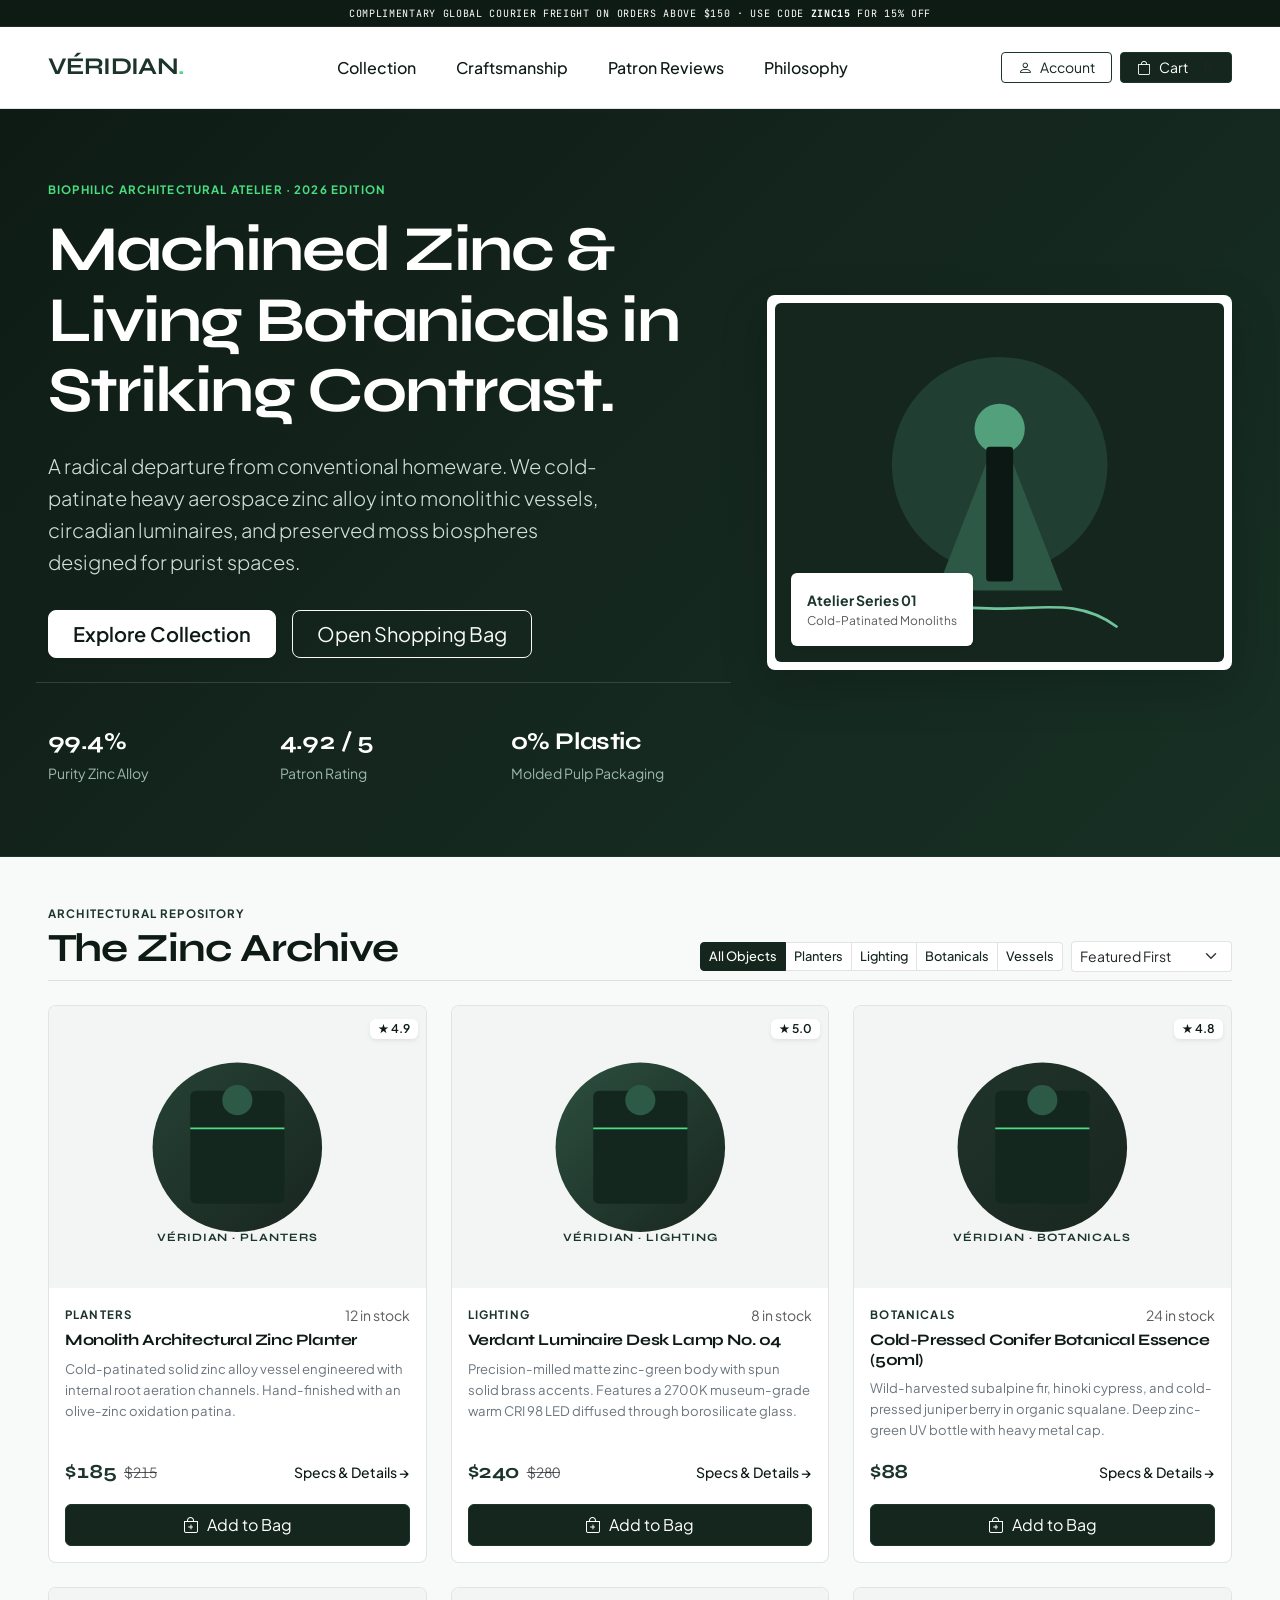
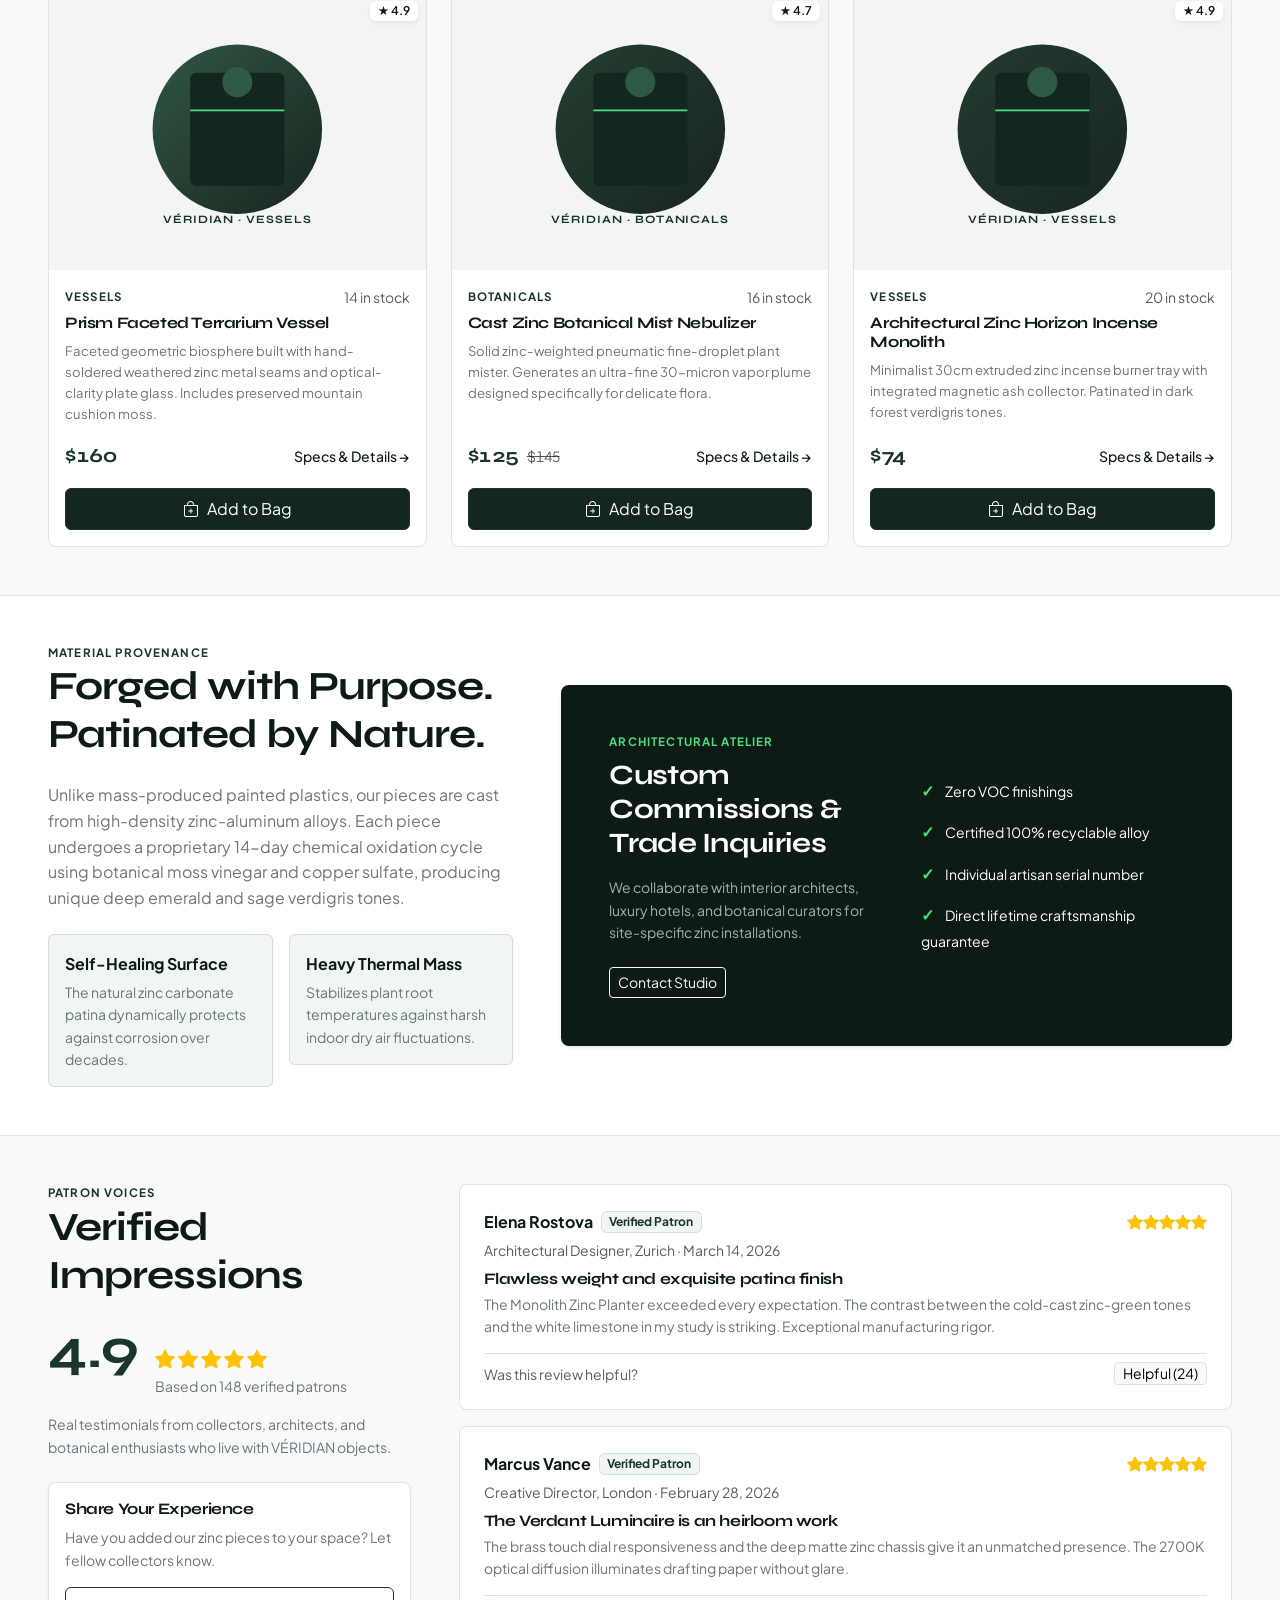
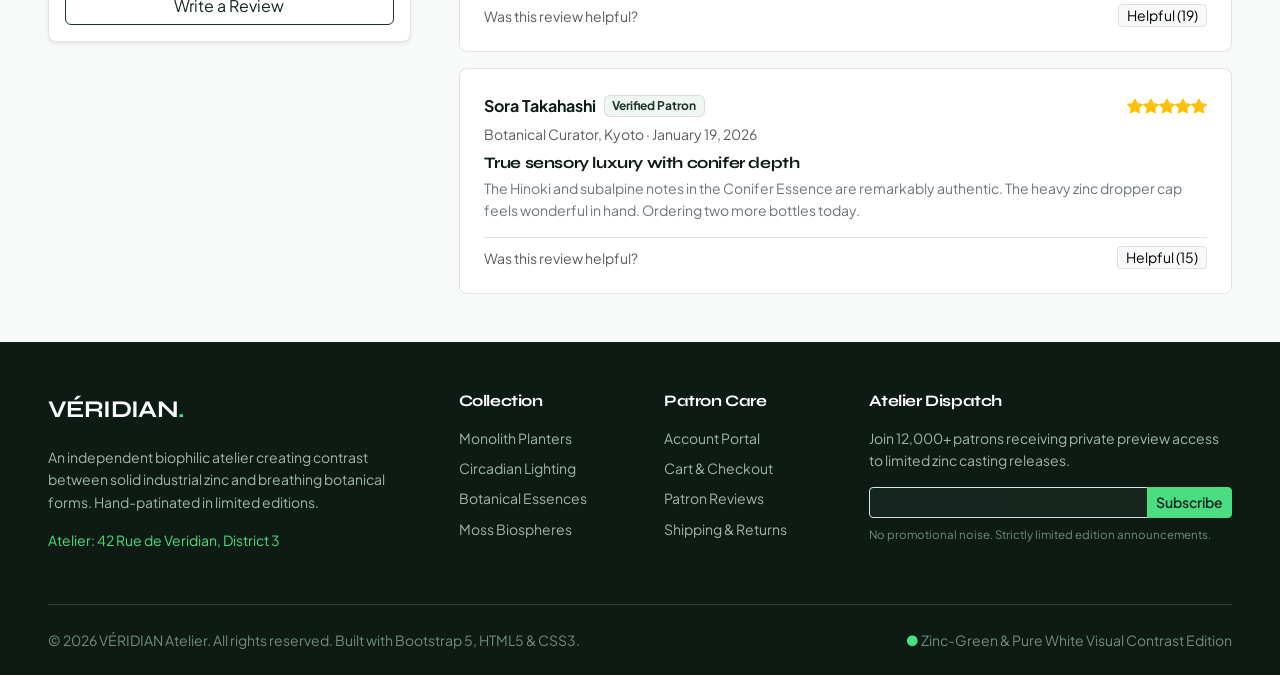
<file: E-commerce/index.html>
<!DOCTYPE html>
<html lang="en">
<head>
  <meta charset="UTF-8">
  <meta name="viewport" content="width=device-width, initial-scale=1.0">
  <title>VÉRIDIAN // Zinc Atelier</title>
  <meta name="description" content="Architectural biophilic e-commerce store with high contrast zinc-green and white design.">

  <!-- Google Fonts: Syne & Plus Jakarta Sans -->
  <link rel="preconnect" href="https://fonts.googleapis.com">
  <link rel="preconnect" href="https://fonts.gstatic.com" crossorigin>
  <link href="https://fonts.googleapis.com/css2?family=Plus+Jakarta+Sans:wght@300;400;500;600;700&family=Syne:wght@600;700;800&family=JetBrains+Mono:wght@400;500&display=swap" rel="stylesheet">

  <!-- Bootstrap 5.3.3 CSS -->
  <link href="https://cdn.jsdelivr.net/npm/bootstrap@5.3.3/dist/css/bootstrap.min.css" rel="stylesheet">
  <!-- Bootstrap Icons -->
  <link href="https://cdn.jsdelivr.net/npm/bootstrap-icons@1.11.3/font/bootstrap-icons.min.css" rel="stylesheet">

  <!-- Custom Zinc-Green & White CSS -->
  <link rel="stylesheet" href="style.css">
</head>
<body>

  <!-- Top Announcement Bar -->
  <div class="announcement-bar py-1 px-3 text-center text-white">
    <span class="small font-mono">COMPLIMENTARY GLOBAL COURIER FREIGHT ON ORDERS ABOVE $150 · USE CODE <strong>ZINC15</strong> FOR 15% OFF</span>
  </div>

  <!-- Navbar (Top Bar Contract) -->
  <nav class="navbar navbar-expand-lg sticky-top bg-white border-bottom border-zinc-subtle py-3">
    <div class="container-fluid px-lg-5">
      <!-- Zone 1: Single text element wordmark -->
      <a class="navbar-brand text-zinc-green font-display fw-bold fs-4 m-0" href="#hero">
        VÉRIDIAN<span class="text-zinc-mint">.</span>
      </a>

      <!-- Mobile Toggle -->
      <button class="navbar-toggler border-0" type="button" data-bs-toggle="collapse" data-bs-target="#atelierNavbar" aria-controls="atelierNavbar" aria-expanded="false" aria-label="Toggle navigation">
        <span class="navbar-toggler-icon"></span>
      </button>

      <!-- Zone 2: Navigation Links -->
      <div class="collapse navbar-collapse justify-content-center" id="atelierNavbar">
        <ul class="navbar-nav gap-lg-4 my-2 my-lg-0 text-center">
          <li class="nav-item">
            <a class="nav-link text-zinc-dark fw-medium" href="#collection">Collection</a>
          </li>
          <li class="nav-item">
            <a class="nav-link text-zinc-dark fw-medium" href="#craft">Craftsmanship</a>
          </li>
          <li class="nav-item">
            <a class="nav-link text-zinc-dark fw-medium" href="#reviews">Patron Reviews</a>
          </li>
          <li class="nav-item">
            <a class="nav-link text-zinc-dark fw-medium" href="#philosophy">Philosophy</a>
          </li>
        </ul>
      </div>

      <!-- Zone 3: Primary Actions -->
      <div class="d-flex align-items-center gap-2">
        <!-- Auth Button -->
        <button id="authBtn" class="btn btn-sm btn-outline-zinc px-3 d-flex align-items-center gap-2" data-bs-toggle="modal" data-bs-target="#authModal">
          <i class="bi bi-person"></i>
          <span id="authBtnText">Account</span>
        </button>

        <!-- Cart Trigger Button -->
        <button class="btn btn-sm btn-zinc-dark px-3 position-relative d-flex align-items-center gap-2" data-bs-toggle="offcanvas" data-bs-target="#cartOffcanvas" aria-controls="cartOffcanvas">
          <i class="bi bi-bag"></i>
          <span class="d-none d-sm-inline">Cart</span>
          <span id="cartCountBadge" class="badge bg-zinc-mint text-dark rounded-circle px-1 ms-1">0</span>
        </button>
      </div>
    </div>
  </nav>

  <!-- Hero Section (High-Contrast Zinc-Green & White) -->
  <header id="hero" class="hero-section text-white py-5 py-lg-6 position-relative">
    <div class="container-fluid px-lg-5 position-relative z-2">
      <div class="row align-items-center g-5 py-4">
        <div class="col-lg-7">
          <div class="meta-label text-zinc-mint mb-3">BIOPHILIC ARCHITECTURAL ATELIER · 2026 EDITION</div>
          <h1 class="display-3 fw-bold font-display text-white mb-4 hero-headline text-balance">
            Machined Zinc & Living Botanicals in Striking Contrast.
          </h1>
          <p class="lead text-zinc-100 mb-4 col-xl-10 opacity-90">
            A radical departure from conventional homeware. We cold-patinate heavy aerospace zinc alloy into monolithic vessels, circadian luminaires, and preserved moss biospheres designed for purist spaces.
          </p>
          <div class="d-flex flex-wrap gap-3 pt-2">
            <a href="#collection" class="btn btn-white btn-lg px-4 shadow-sm fw-semibold">
              Explore Collection
            </a>
            <button class="btn btn-outline-light btn-lg px-4" data-bs-toggle="offcanvas" data-bs-target="#cartOffcanvas">
              Open Shopping Bag
            </button>
          </div>

          <!-- Trust Evidence Metrics -->
          <div class="row g-4 mt-4 pt-3 border-top border-zinc-translucent">
            <div class="col-4">
              <div class="fs-4 fw-bold font-display tabular-nums text-white">99.4%</div>
              <div class="text-zinc-200 small">Purity Zinc Alloy</div>
            </div>
            <div class="col-4">
              <div class="fs-4 fw-bold font-display tabular-nums text-white">4.92 / 5</div>
              <div class="text-zinc-200 small">Patron Rating</div>
            </div>
            <div class="col-4">
              <div class="fs-4 fw-bold font-display tabular-nums text-white">0% Plastic</div>
              <div class="text-zinc-200 small">Molded Pulp Packaging</div>
            </div>
          </div>
        </div>

        <div class="col-lg-5">
          <div class="hero-image-frame p-2 bg-white rounded-3 shadow-lg">
            <div class="position-relative overflow-hidden rounded-2">
              <svg class="w-100 d-block" viewBox="0 0 500 400" fill="none" xmlns="http://www.w3.org/2000/svg">
                <rect width="500" height="400" fill="#14261E"/>
                <circle cx="250" cy="180" r="120" fill="#203e31"/>
                <path d="M180 320L250 140L320 320H180Z" fill="#2d5845"/>
                <circle cx="250" cy="140" r="28" fill="#52a07c"/>
                <rect x="235" y="160" width="30" height="150" fill="#0c1813" rx="4"/>
                <path d="M120 360C160 330 200 340 250 340C300 340 340 330 380 360" stroke="#71c39c" stroke-width="3" stroke-linecap="round"/>
              </svg>
              <div class="hero-img-badge position-absolute bottom-0 start-0 p-3 bg-white m-3 rounded shadow-sm text-dark">
                <div class="fw-bold small text-zinc-green">Atelier Series 01</div>
                <div class="text-muted" style="font-size: 0.75rem;">Cold-Patinated Monoliths</div>
              </div>
            </div>
          </div>
        </div>
      </div>
    </div>
  </header>

  <!-- Product Listing Section -->
  <section id="collection" class="py-5 py-lg-6 bg-canvas">
    <div class="container-fluid px-lg-5">
      <div class="d-flex flex-column flex-md-row justify-content-between align-items-md-end mb-4 pb-2 border-bottom border-zinc-subtle">
        <div>
          <div class="meta-label text-zinc-green">ARCHITECTURAL REPOSITORY</div>
          <h2 class="display-6 fw-bold font-display text-zinc-dark m-0">The Zinc Archive</h2>
        </div>
        
        <!-- Controls: Filters & Sort -->
        <div class="d-flex flex-wrap align-items-center gap-2 mt-3 mt-md-0">
          <div class="btn-group btn-group-sm" role="group" aria-label="Category filter">
            <button type="button" class="btn btn-zinc-filter active" data-filter="all">All Objects</button>
            <button type="button" class="btn btn-zinc-filter" data-filter="planters">Planters</button>
            <button type="button" class="btn btn-zinc-filter" data-filter="lighting">Lighting</button>
            <button type="button" class="btn btn-zinc-filter" data-filter="botanicals">Botanicals</button>
            <button type="button" class="btn btn-zinc-filter" data-filter="vessels">Vessels</button>
          </div>

          <select id="sortSelect" class="form-select form-select-sm w-auto border-zinc-subtle">
            <option value="featured">Featured First</option>
            <option value="price-low">Price: Low to High</option>
            <option value="price-high">Price: High to Low</option>
            <option value="rating">Highest Rated</option>
          </select>
        </div>
      </div>

      <!-- Dynamic Product Grid -->
      <div id="productGrid" class="row row-cols-1 row-cols-md-2 row-cols-xl-3 g-4">
        <!-- Injected via app.js -->
      </div>
    </div>
  </section>

  <!-- Craftsmanship / Material Story Section -->
  <section id="craft" class="py-5 py-lg-6 bg-white border-top border-bottom border-zinc-subtle">
    <div class="container-fluid px-lg-5">
      <div class="row align-items-center g-5">
        <div class="col-lg-5">
          <div class="meta-label text-zinc-green">MATERIAL PROVENANCE</div>
          <h2 class="display-6 fw-bold font-display text-zinc-dark mb-4 text-balance">
            Forged with Purpose. Patinated by Nature.
          </h2>
          <p class="text-secondary leading-relaxed mb-4">
            Unlike mass-produced painted plastics, our pieces are cast from high-density zinc-aluminum alloys. Each piece undergoes a proprietary 14-day chemical oxidation cycle using botanical moss vinegar and copper sulfate, producing unique deep emerald and sage verdigris tones.
          </p>
          <div class="row g-3">
            <div class="col-sm-6">
              <div class="p-3 bg-zinc-50 border border-zinc-subtle rounded-2">
                <div class="fw-bold text-zinc-dark mb-1">Self-Healing Surface</div>
                <div class="small text-secondary">The natural zinc carbonate patina dynamically protects against corrosion over decades.</div>
              </div>
            </div>
            <div class="col-sm-6">
              <div class="p-3 bg-zinc-50 border border-zinc-subtle rounded-2">
                <div class="fw-bold text-zinc-dark mb-1">Heavy Thermal Mass</div>
                <div class="small text-secondary">Stabilizes plant root temperatures against harsh indoor dry air fluctuations.</div>
              </div>
            </div>
          </div>
        </div>

        <div class="col-lg-7">
          <div class="p-4 p-lg-5 bg-zinc-dark text-white rounded-3 shadow-sm">
            <div class="row g-4 align-items-center">
              <div class="col-md-6 border-end-md border-zinc-translucent pe-md-4">
                <div class="meta-label text-zinc-mint mb-2">ARCHITECTURAL ATELIER</div>
                <h3 class="font-display fw-bold mb-3">Custom Commissions & Trade Inquiries</h3>
                <p class="text-zinc-200 small mb-4">
                  We collaborate with interior architects, luxury hotels, and botanical curators for site-specific zinc installations.
                </p>
                <button class="btn btn-outline-light btn-sm" onclick="alert('Trade inquiry portal opened. Email: trade@veridian-zinc.com')">
                  Contact Studio
                </button>
              </div>
              <div class="col-md-6 ps-md-4">
                <div class="mb-3">
                  <span class="text-zinc-mint fw-bold">✓</span>
                  <span class="ms-2 small">Zero VOC finishings</span>
                </div>
                <div class="mb-3">
                  <span class="text-zinc-mint fw-bold">✓</span>
                  <span class="ms-2 small">Certified 100% recyclable alloy</span>
                </div>
                <div class="mb-3">
                  <span class="text-zinc-mint fw-bold">✓</span>
                  <span class="ms-2 small">Individual artisan serial number</span>
                </div>
                <div>
                  <span class="text-zinc-mint fw-bold">✓</span>
                  <span class="ms-2 small">Direct lifetime craftsmanship guarantee</span>
                </div>
              </div>
            </div>
          </div>
        </div>
      </div>
    </div>
  </section>

  <!-- Reviews Section -->
  <section id="reviews" class="py-5 py-lg-6 bg-canvas">
    <div class="container-fluid px-lg-5">
      <div class="row g-5">
        <!-- Review Summary & Form Trigger -->
        <div class="col-lg-4">
          <div class="sticky-top" style="top: 100px;">
            <div class="meta-label text-zinc-green">PATRON VOICES</div>
            <h2 class="display-6 fw-bold font-display text-zinc-dark mb-3">Verified Impressions</h2>
            <div class="d-flex align-items-baseline gap-3 mb-3">
              <span class="display-4 fw-bold font-display text-zinc-green tabular-nums">4.9</span>
              <div>
                <div class="text-warning fs-5">
                  <i class="bi bi-star-fill"></i>
                  <i class="bi bi-star-fill"></i>
                  <i class="bi bi-star-fill"></i>
                  <i class="bi bi-star-fill"></i>
                  <i class="bi bi-star-fill"></i>
                </div>
                <div class="small text-secondary">Based on 148 verified patrons</div>
              </div>
            </div>
            <p class="text-secondary small mb-4">
              Real testimonials from collectors, architects, and botanical enthusiasts who live with VÉRIDIAN objects.
            </p>

            <!-- Add Review Card / Button -->
            <div class="card p-3 border-zinc-subtle bg-white rounded-3 shadow-sm">
              <h6 class="fw-bold text-zinc-dark mb-2">Share Your Experience</h6>
              <p class="text-secondary small mb-3">Have you added our zinc pieces to your space? Let fellow collectors know.</p>
              <button class="btn btn-outline-zinc w-100" data-bs-toggle="modal" data-bs-target="#writeReviewModal">
                Write a Review
              </button>
            </div>
          </div>
        </div>

        <!-- Review Cards List -->
        <div class="col-lg-8">
          <div id="reviewsList" class="d-flex flex-column gap-3">
            <!-- Injected via app.js -->
          </div>
        </div>
      </div>
    </div>
  </section>

  <!-- Footer -->
  <footer id="philosophy" class="bg-zinc-dark text-white pt-5 pb-4 border-top border-zinc-subtle">
    <div class="container-fluid px-lg-5">
      <div class="row g-5 mb-5">
        <div class="col-lg-4">
          <a class="navbar-brand text-white font-display fw-bold fs-4 d-inline-block mb-3" href="#">
            VÉRIDIAN<span class="text-zinc-mint">.</span>
          </a>
          <p class="text-zinc-200 small pe-lg-4">
            An independent biophilic atelier creating contrast between solid industrial zinc and breathing botanical forms. Hand-patinated in limited editions.
          </p>
          <div class="text-zinc-mint small">
            Atelier: 42 Rue de Veridian, District 3
          </div>
        </div>
        <div class="col-6 col-lg-2">
          <h6 class="text-white font-display fw-bold mb-3">Collection</h6>
          <ul class="list-unstyled small d-flex flex-column gap-2 text-zinc-200">
            <li><a href="#collection" class="text-zinc-200 text-decoration-none hover-white">Monolith Planters</a></li>
            <li><a href="#collection" class="text-zinc-200 text-decoration-none hover-white">Circadian Lighting</a></li>
            <li><a href="#collection" class="text-zinc-200 text-decoration-none hover-white">Botanical Essences</a></li>
            <li><a href="#collection" class="text-zinc-200 text-decoration-none hover-white">Moss Biospheres</a></li>
          </ul>
        </div>
        <div class="col-6 col-lg-2">
          <h6 class="text-white font-display fw-bold mb-3">Patron Care</h6>
          <ul class="list-unstyled small d-flex flex-column gap-2 text-zinc-200">
            <li><a href="#" class="text-zinc-200 text-decoration-none hover-white" data-bs-toggle="modal" data-bs-target="#authModal">Account Portal</a></li>
            <li><a href="#" class="text-zinc-200 text-decoration-none hover-white" data-bs-toggle="offcanvas" data-bs-target="#cartOffcanvas">Cart & Checkout</a></li>
            <li><a href="#reviews" class="text-zinc-200 text-decoration-none hover-white">Patron Reviews</a></li>
            <li><a href="#" class="text-zinc-200 text-decoration-none hover-white" onclick="alert('Orders ship insured via DHL Express. 30-day return policy.')">Shipping & Returns</a></li>
          </ul>
        </div>
        <div class="col-lg-4">
          <h6 class="text-white font-display fw-bold mb-3">Atelier Dispatch</h6>
          <p class="text-zinc-200 small">Join 12,000+ patrons receiving private preview access to limited zinc casting releases.</p>
          <form id="newsletterForm" class="input-group mb-2" onsubmit="event.preventDefault(); alert('Thank you for subscribing to VÉRIDIAN Atelier Dispatches.'); this.reset();">
            <input type="email" class="form-control form-control-sm bg-zinc-800 text-white border-zinc-600" placeholder="Enter patron email" required>
            <button class="btn btn-zinc-mint text-dark btn-sm fw-semibold" type="submit">Subscribe</button>
          </form>
          <div class="text-zinc-300 small" style="font-size: 0.72rem;">No promotional noise. Strictly limited edition announcements.</div>
        </div>
      </div>

      <div class="d-flex flex-column flex-sm-row justify-content-between align-items-center pt-4 border-top border-zinc-translucent text-zinc-300 small">
        <div>© 2026 VÉRIDIAN Atelier. All rights reserved. Built with Bootstrap 5, HTML5 & CSS3.</div>
        <div class="mt-2 mt-sm-0">
          <span class="text-zinc-mint">●</span> Zinc-Green & Pure White Visual Contrast Edition
        </div>
      </div>
    </div>
  </footer>

  <!-- OFFCANVAS CART DRAWER (Display Cart & Edit Cart) -->
  <div class="offcanvas offcanvas-end offcanvas-cart" tabindex="-1" id="cartOffcanvas" aria-labelledby="cartOffcanvasLabel">
    <div class="offcanvas-header border-bottom border-zinc-subtle py-3">
      <div class="d-flex align-items-center gap-2">
        <h5 class="offcanvas-title font-display fw-bold text-zinc-dark m-0" id="cartOffcanvasLabel">Your Shopping Bag</h5>
        <span id="cartDrawerCount" class="badge bg-zinc-subtle text-zinc-dark rounded-pill">0 items</span>
      </div>
      <button type="button" class="btn-close" data-bs-dismiss="offcanvas" aria-label="Close"></button>
    </div>

    <!-- Free Delivery Progress Bar -->
    <div class="bg-zinc-50 p-3 border-bottom border-zinc-subtle">
      <div class="d-flex justify-content-between small mb-1">
        <span id="shippingThresholdText" class="text-zinc-dark fw-medium">Add $150.00 for Free Global Courier</span>
        <span id="shippingThresholdPercent" class="fw-bold text-zinc-green">0%</span>
      </div>
      <div class="progress" style="height: 6px;">
        <div id="shippingProgressBar" class="progress-bar bg-zinc-green" role="progressbar" style="width: 0%"></div>
      </div>
    </div>

    <div class="offcanvas-body d-flex flex-column p-0">
      <!-- Itemized Cart Items -->
      <div id="cartItemsContainer" class="flex-grow-1 overflow-auto p-3">
        <!-- Rendered via app.js -->
      </div>

      <!-- Cart Footer & Edit Options -->
      <div id="cartFooterSection" class="p-3 bg-white border-top border-zinc-subtle">
        <!-- Coupon input -->
        <div class="input-group input-group-sm mb-3">
          <input type="text" id="couponCodeInput" class="form-control" placeholder="Promo code (try: ZINC15)">
          <button class="btn btn-outline-zinc" type="button" id="applyCouponBtn">Apply</button>
        </div>
        <div id="couponMessage" class="small mb-2"></div>

        <!-- Breakdown table -->
        <div class="d-flex justify-content-between small text-secondary mb-1">
          <span>Subtotal</span>
          <span id="cartSubtotal" class="fw-medium text-dark tabular-nums">$0.00</span>
        </div>
        <div class="d-flex justify-content-between small text-secondary mb-1">
          <span>Promo Discount</span>
          <span id="cartDiscount" class="text-success tabular-nums">-$0.00</span>
        </div>
        <div class="d-flex justify-content-between small text-secondary mb-2">
          <span>Courier Shipping</span>
          <span id="cartShipping" class="tabular-nums">Calculated</span>
        </div>
        <div class="d-flex justify-content-between fs-5 fw-bold font-display text-zinc-dark pt-2 border-top border-zinc-subtle mb-3">
          <span>Estimated Total</span>
          <span id="cartTotal" class="tabular-nums">$0.00</span>
        </div>

        <div class="d-grid gap-2">
          <button id="proceedCheckoutBtn" class="btn btn-zinc-dark py-2 fw-semibold" data-bs-dismiss="offcanvas" data-bs-toggle="modal" data-bs-target="#checkoutModal">
            Proceed to Checkout
          </button>
          <button class="btn btn-sm btn-link text-danger text-decoration-none" id="clearCartBtn">
            Empty Shopping Bag
          </button>
        </div>
      </div>
    </div>
  </div>

  <!-- CHECKOUT MODAL -->
  <div class="modal fade" id="checkoutModal" tabindex="-1" aria-labelledby="checkoutModalLabel" aria-hidden="true">
    <div class="modal-dialog modal-lg modal-dialog-centered modal-dialog-scrollable">
      <div class="modal-content modal-content-atelier">
        <div class="modal-header border-bottom border-zinc-subtle py-3">
          <h5 class="modal-title font-display fw-bold text-zinc-dark" id="checkoutModalLabel">Secure Checkout</h5>
          <button type="button" class="btn-close" data-bs-dismiss="modal" aria-label="Close"></button>
        </div>
        <div class="modal-body p-4">
          <div id="checkoutFormWrapper">
            <form id="checkoutForm">
              <div class="row g-4">
                <!-- Left: Customer & Delivery Info -->
                <div class="col-lg-7">
                  <h6 class="fw-bold text-zinc-green mb-3">1. Contact & Shipping Address</h6>
                  <div class="row g-2 mb-3">
                    <div class="col-sm-6">
                      <label class="form-label small text-secondary">First Name</label>
                      <input type="text" class="form-control form-control-sm" required placeholder="Elena">
                    </div>
                    <div class="col-sm-6">
                      <label class="form-label small text-secondary">Last Name</label>
                      <input type="text" class="form-control form-control-sm" required placeholder="Rostova">
                    </div>
                  </div>
                  <div class="mb-3">
                    <label class="form-label small text-secondary">Email Address (Order Confirmation)</label>
                    <input type="email" class="form-control form-control-sm" id="checkoutEmail" required placeholder="elena@example.com">
                  </div>
                  <div class="mb-3">
                    <label class="form-label small text-secondary">Street Address</label>
                    <input type="text" class="form-control form-control-sm" required placeholder="42 Belvedere Way, Apt 4B">
                  </div>
                  <div class="row g-2 mb-3">
                    <div class="col-sm-5">
                      <label class="form-label small text-secondary">City</label>
                      <input type="text" class="form-control form-control-sm" required placeholder="San Francisco">
                    </div>
                    <div class="col-sm-4">
                      <label class="form-label small text-secondary">Postal Code</label>
                      <input type="text" class="form-control form-control-sm" required placeholder="94107">
                    </div>
                    <div class="col-sm-3">
                      <label class="form-label small text-secondary">Country</label>
                      <select class="form-select form-select-sm">
                        <option>USA</option>
                        <option>UK</option>
                        <option>Germany</option>
                        <option>Japan</option>
                        <option>Canada</option>
                      </select>
                    </div>
                  </div>

                  <h6 class="fw-bold text-zinc-green mt-4 mb-3">2. Payment Method</h6>
                  <div class="d-flex flex-column gap-2 mb-3">
                    <label class="p-3 border rounded-2 d-flex align-items-center justify-content-between cursor-pointer payment-option selected">
                      <div class="d-flex align-items-center gap-2">
                        <input class="form-check-input mt-0" type="radio" name="paymentMethod" value="card" checked>
                        <span class="small fw-semibold">Credit / Debit Card</span>
                      </div>
                      <i class="bi bi-credit-card fs-5 text-secondary"></i>
                    </label>
                    <label class="p-3 border rounded-2 d-flex align-items-center justify-content-between cursor-pointer payment-option">
                      <div class="d-flex align-items-center gap-2">
                        <input class="form-check-input mt-0" type="radio" name="paymentMethod" value="cod">
                        <span class="small fw-semibold">Cash on Delivery (COD)</span>
                      </div>
                      <i class="bi bi-cash-stack fs-5 text-secondary"></i>
                    </label>
                    <label class="p-3 border rounded-2 d-flex align-items-center justify-content-between cursor-pointer payment-option">
                      <div class="d-flex align-items-center gap-2">
                        <input class="form-check-input mt-0" type="radio" name="paymentMethod" value="bank">
                        <span class="small fw-semibold">Direct Bank Wire / ACH</span>
                      </div>
                      <i class="bi bi-bank fs-5 text-secondary"></i>
                    </label>
                  </div>

                  <div id="cardFields" class="p-3 bg-zinc-50 border rounded-2 mb-3">
                    <div class="mb-2">
                      <label class="form-label small text-secondary">Card Number</label>
                      <input type="text" class="form-control form-control-sm" placeholder="4532 •••• •••• 8821">
                    </div>
                    <div class="row g-2">
                      <div class="col-6">
                        <label class="form-label small text-secondary">Expiry</label>
                        <input type="text" class="form-control form-control-sm" placeholder="08/28">
                      </div>
                      <div class="col-6">
                        <label class="form-label small text-secondary">CVC</label>
                        <input type="text" class="form-control form-control-sm" placeholder="942">
                      </div>
                    </div>
                  </div>
                </div>

                <!-- Right: Order Summary -->
                <div class="col-lg-5">
                  <div class="p-3 bg-zinc-50 border rounded-2">
                    <h6 class="fw-bold text-zinc-dark mb-3">Order Summary</h6>
                    <div id="checkoutSummaryItems" class="d-flex flex-column gap-2 mb-3 max-h-48 overflow-auto">
                      <!-- Injected via app.js -->
                    </div>
                    <div class="d-flex justify-content-between small text-secondary mb-1">
                      <span>Subtotal</span>
                      <span id="checkoutSubtotal" class="fw-medium text-dark tabular-nums">$0.00</span>
                    </div>
                    <div class="d-flex justify-content-between small text-secondary mb-1">
                      <span>Promo Discount</span>
                      <span id="checkoutDiscount" class="text-success tabular-nums">-$0.00</span>
                    </div>
                    <div class="d-flex justify-content-between small text-secondary mb-2">
                      <span>Insured Shipping</span>
                      <span id="checkoutShipping" class="tabular-nums">FREE</span>
                    </div>
                    <div class="d-flex justify-content-between fs-5 fw-bold font-display text-zinc-dark pt-2 border-top mb-3">
                      <span>Total Due</span>
                      <span id="checkoutTotal" class="tabular-nums">$0.00</span>
                    </div>
                    <button type="submit" class="btn btn-zinc-dark w-100 py-2 fw-semibold">
                      Complete Order
                    </button>
                    <div class="text-center mt-2 small text-secondary" style="font-size: 0.75rem;">
                      <i class="bi bi-shield-lock"></i> 256-bit End-to-End Encryption
                    </div>
                  </div>
                </div>
              </div>
            </form>
          </div>

          <!-- Post-Checkout Order Success Screen -->
          <div id="orderSuccessScreen" class="d-none text-center py-4">
            <div class="display-4 text-success mb-3"><i class="bi bi-check-circle-fill"></i></div>
            <h3 class="font-display fw-bold text-zinc-dark mb-2">Order Confirmed</h3>
            <p class="text-secondary mb-4">
              Thank you for your patronage. Your atelier order has been received and scheduled for artisan packaging.
            </p>
            <div class="p-3 bg-zinc-50 border rounded-2 d-inline-block text-start mb-4">
              <div class="small"><strong>Order Number:</strong> <span id="confirmedOrderId">#VER-89421</span></div>
              <div class="small"><strong>Estimated Courier Dispatch:</strong> 2 Business Days</div>
              <div class="small"><strong>Receipt Dispatched to:</strong> <span id="confirmedEmail">client@veridian.com</span></div>
            </div>
            <div>
              <button class="btn btn-zinc-dark px-4" data-bs-dismiss="modal">
                Return to Atelier
              </button>
            </div>
          </div>
        </div>
      </div>
    </div>
  </div>

  <!-- AUTH MODAL (Signup & Login) -->
  <div class="modal fade" id="authModal" tabindex="-1" aria-labelledby="authModalLabel" aria-hidden="true">
    <div class="modal-dialog modal-dialog-centered">
      <div class="modal-content modal-content-atelier">
        <div class="modal-header border-bottom border-zinc-subtle py-3">
          <ul class="nav nav-pills w-100 justify-content-center gap-2" id="authTab" role="tablist">
            <li class="nav-item" role="presentation">
              <button class="nav-link active btn-sm" id="login-tab" data-bs-toggle="pill" data-bs-target="#login-pane" type="button" role="tab">Patron Sign In</button>
            </li>
            <li class="nav-item" role="presentation">
              <button class="nav-link btn-sm" id="signup-tab" data-bs-toggle="pill" data-bs-target="#signup-pane" type="button" role="tab">Create Account</button>
            </li>
          </ul>
          <button type="button" class="btn-close" data-bs-dismiss="modal" aria-label="Close"></button>
        </div>
        <div class="modal-body p-4">
          <div class="tab-content" id="authTabContent">
            <!-- Login Form -->
            <div class="tab-pane fade show active" id="login-pane" role="tabpanel">
              <form id="loginForm">
                <div class="mb-3">
                  <label class="form-label small text-secondary">Email Address</label>
                  <input type="email" id="loginEmail" class="form-control" placeholder="name@domain.com" required value="elena.rostova@design.com">
                </div>
                <div class="mb-3">
                  <label class="form-label small text-secondary">Password</label>
                  <input type="password" id="loginPassword" class="form-control" placeholder="••••••••" required value="atelier2026">
                </div>
                <div class="d-flex justify-content-between align-items-center mb-3">
                  <div class="form-check">
                    <input class="form-check-input" type="checkbox" id="rememberMe" checked>
                    <label class="form-check-label small text-secondary" for="rememberMe">Remember me</label>
                  </div>
                  <a href="#" class="small text-zinc-green text-decoration-none" onclick="alert('Password reset link has been dispatched to your email address.')">Forgot password?</a>
                </div>
                <button type="submit" class="btn btn-zinc-dark w-100 py-2 fw-semibold">Sign In to Atelier</button>
              </form>
            </div>

            <!-- Signup Form -->
            <div class="tab-pane fade" id="signup-pane" role="tabpanel">
              <form id="signupForm">
                <div class="mb-3">
                  <label class="form-label small text-secondary">Full Name</label>
                  <input type="text" id="signupName" class="form-control" placeholder="Julian Thorne" required>
                </div>
                <div class="mb-3">
                  <label class="form-label small text-secondary">Email Address</label>
                  <input type="email" id="signupEmail" class="form-control" placeholder="julian@thorne-studio.com" required>
                </div>
                <div class="mb-3">
                  <label class="form-label small text-secondary">Password</label>
                  <input type="password" id="signupPassword" class="form-control" placeholder="Min. 8 characters" minlength="8" required>
                </div>
                <div class="form-check mb-3">
                  <input class="form-check-input" type="checkbox" id="termsAgree" required checked>
                  <label class="form-check-label small text-secondary" for="termsAgree">I agree to the Patron Terms and Privacy Policy</label>
                </div>
                <button type="submit" class="btn btn-zinc-dark w-100 py-2 fw-semibold">Create Patron Account</button>
              </form>
            </div>
          </div>
        </div>
      </div>
    </div>
  </div>

  <!-- WRITE REVIEW MODAL -->
  <div class="modal fade" id="writeReviewModal" tabindex="-1" aria-labelledby="writeReviewModalLabel" aria-hidden="true">
    <div class="modal-dialog modal-dialog-centered">
      <div class="modal-content modal-content-atelier">
        <div class="modal-header border-bottom border-zinc-subtle py-3">
          <h5 class="modal-title font-display fw-bold text-zinc-dark" id="writeReviewModalLabel">Write a Patron Review</h5>
          <button type="button" class="btn-close" data-bs-dismiss="modal" aria-label="Close"></button>
        </div>
        <div class="modal-body p-4">
          <form id="reviewForm">
            <div class="mb-3">
              <label class="form-label small text-secondary">Your Name & City</label>
              <input type="text" id="reviewAuthor" class="form-control" placeholder="e.g. David Cole, Stockholm" required>
            </div>
            <div class="mb-3">
              <label class="form-label small text-secondary">Rating</label>
              <select id="reviewRating" class="form-select">
                <option value="5">★★★★★ (5 Stars - Exceptional)</option>
                <option value="4">★★★★☆ (4 Stars - Highly Recommend)</option>
                <option value="3">★★★☆☆ (3 Stars - Good)</option>
                <option value="2">★★☆☆☆ (2 Stars - Fair)</option>
                <option value="1">★☆☆☆☆ (1 Star - Poor)</option>
              </select>
            </div>
            <div class="mb-3">
              <label class="form-label small text-secondary">Review Headline</label>
              <input type="text" id="reviewTitle" class="form-control" placeholder="e.g. Remarkable textural contrast" required>
            </div>
            <div class="mb-3">
              <label class="form-label small text-secondary">Your Detailed Review</label>
              <textarea id="reviewComment" class="form-control" rows="4" placeholder="Describe the physical presence, material weight, and finish of the piece in your space..." required></textarea>
            </div>
            <button type="submit" class="btn btn-zinc-dark w-100 py-2 fw-semibold">Submit Review</button>
          </form>
        </div>
      </div>
    </div>
  </div>

  <!-- QUICK VIEW PRODUCT MODAL -->
  <div class="modal fade" id="productDetailModal" tabindex="-1" aria-hidden="true">
    <div class="modal-dialog modal-lg modal-dialog-centered">
      <div class="modal-content modal-content-atelier">
        <div class="modal-header border-bottom border-zinc-subtle py-3">
          <h5 class="modal-title font-display fw-bold text-zinc-dark" id="modalProductTitle">Object Specification</h5>
          <button type="button" class="btn-close" data-bs-dismiss="modal" aria-label="Close"></button>
        </div>
        <div class="modal-body p-4">
          <div class="row g-4 align-items-center">
            <div class="col-md-6">
              <div id="modalProductImgContainer" class="rounded-2 overflow-hidden bg-light shadow-sm">
                <!-- Injected via app.js -->
              </div>
            </div>
            <div class="col-md-6">
              <div id="modalProductCategory" class="meta-label text-zinc-green mb-1">PLANTERS</div>
              <h4 id="modalProductName" class="font-display fw-bold text-zinc-dark mb-2"></h4>
              <div class="d-flex align-items-baseline gap-2 mb-3">
                <span id="modalProductPrice" class="fs-4 fw-bold font-display text-zinc-green tabular-nums"></span>
                <span id="modalProductOriginalPrice" class="text-decoration-line-through text-secondary small tabular-nums"></span>
              </div>
              <p id="modalProductDesc" class="text-secondary small mb-3"></p>
              <ul id="modalProductSpecs" class="list-unstyled small text-zinc-dark mb-4 border-top border-bottom py-2">
              </ul>
              <div class="d-flex gap-2">
                <button id="modalAddToCartBtn" class="btn btn-zinc-dark flex-grow-1 py-2 fw-semibold">
                  Add to Shopping Bag
                </button>
                <button type="button" class="btn btn-outline-zinc" data-bs-dismiss="modal">
                  Close
                </button>
              </div>
            </div>
          </div>
        </div>
      </div>
    </div>
  </div>

  <!-- Bootstrap 5 Bundle JS -->
  <script src="https://cdn.jsdelivr.net/npm/bootstrap@5.3.3/dist/js/bootstrap.bundle.min.js"></script>
  <!-- Application Logic -->
  <script src="app.js"></script>
</body>
</html>
</file>
<file: E-commerce/style.css>
/* ==========================================================================
   VÉRIDIAN // Zinc Atelier
   Design Constitution: High-Contrast Zinc-Green & Pure White Aesthetic
   ========================================================================== */

:root {
  /* Deep Dark Zinc-Green Palette */
  --zg-900: #0e1b15;
  --zg-800: #14261e;
  --zg-700: #1b352a;
  --zg-600: #234737;
  --zg-500: #2d5a46;
  --zg-400: #3f7b60;
  --zg-300: #62a382;
  --zg-200: #9cc6af;
  --zg-100: #d5e9de;
  --zg-50:  #f0f7f3;

  /* Botanical Mint Accent */
  --zg-mint: #4ade80;
  --zg-mint-dark: #22c55e;

  /* Crisp White Canvas */
  --white: #ffffff;
  --canvas: #f8faf9;
  --surface-border: rgba(20, 38, 30, 0.12);

  /* Fonts */
  --font-display: 'Syne', -apple-system, BlinkMacSystemFont, sans-serif;
  --font-body: 'Plus Jakarta Sans', -apple-system, BlinkMacSystemFont, sans-serif;
  --font-mono: 'JetBrains Mono', monospace;
}

body {
  font-family: var(--font-body);
  background-color: var(--canvas);
  color: #17241e;
  line-height: 1.6;
  -webkit-font-smoothing: antialiased;
}

h1, h2, h3, h4, h5, h6, .font-display {
  font-family: var(--font-display);
  letter-spacing: -0.025em;
}

.font-mono {
  font-family: var(--font-mono);
}

.tabular-nums {
  font-variant-numeric: tabular-nums;
  font-feature-settings: "tnum";
}

.text-balance {
  text-wrap: balance;
}

/* Announcement Top Bar */
.announcement-bar {
  background-color: var(--zg-900);
  font-size: 0.72rem;
  letter-spacing: 0.06em;
  border-bottom: 1px solid rgba(255, 255, 255, 0.08);
}

/* Colors & Accents */
.bg-zinc-dark {
  background-color: var(--zg-900) !important;
}

.bg-zinc-800 {
  background-color: var(--zg-800) !important;
}

.bg-zinc-50 {
  background-color: var(--zg-50) !important;
}

.bg-canvas {
  background-color: var(--canvas) !important;
}

.text-zinc-dark {
  color: var(--zg-900) !important;
}

.text-zinc-green {
  color: var(--zg-700) !important;
}

.text-zinc-mint {
  color: var(--zg-mint) !important;
}

.text-zinc-100 {
  color: #d1e2d9 !important;
}

.text-zinc-200 {
  color: #9cb8aa !important;
}

.text-zinc-300 {
  color: #6d8e7e !important;
}

.border-zinc-subtle {
  border-color: var(--surface-border) !important;
}

.border-zinc-translucent {
  border-color: rgba(255, 255, 255, 0.14) !important;
}

.meta-label {
  font-size: 0.72rem;
  letter-spacing: 0.1em;
  text-transform: uppercase;
  font-weight: 700;
}

/* Buttons */
.btn-zinc-dark {
  background-color: var(--zg-800);
  color: var(--white);
  border: 1px solid var(--zg-700);
  transition: all 0.2s cubic-bezier(0.16, 1, 0.3, 1);
}

.btn-zinc-dark:hover, .btn-zinc-dark:focus {
  background-color: var(--zg-900);
  color: var(--white);
  border-color: var(--zg-600);
  transform: translateY(-1px);
}

.btn-outline-zinc {
  color: var(--zg-800);
  border: 1px solid var(--zg-700);
  background-color: transparent;
  transition: all 0.2s ease;
}

.btn-outline-zinc:hover {
  background-color: var(--zg-800);
  color: var(--white);
  border-color: var(--zg-800);
}

.btn-white {
  background-color: var(--white);
  color: var(--zg-900);
  border: 1px solid var(--white);
}

.btn-white:hover {
  background-color: #f1f6f3;
  color: var(--zg-900);
}

.btn-zinc-mint {
  background-color: var(--zg-mint);
  border-color: var(--zg-mint);
}

/* Filter buttons */
.btn-zinc-filter {
  background: var(--white);
  color: var(--zg-800);
  border: 1px solid var(--surface-border);
  font-size: 0.8rem;
  font-weight: 500;
}

.btn-zinc-filter.active, .btn-zinc-filter:hover {
  background: var(--zg-800);
  color: var(--white);
  border-color: var(--zg-800);
}

/* Hero Section */
.hero-section {
  background: linear-gradient(135deg, var(--zg-900) 0%, var(--zg-800) 50%, #173024 100%);
  border-bottom: 1px solid var(--zg-700);
}

.hero-headline {
  line-height: 1.1;
  letter-spacing: -0.03em;
}

/* Product Card */
.card-product {
  background: var(--white);
  border: 1px solid var(--surface-border);
  border-radius: 8px;
  overflow: hidden;
  transition: transform 0.25s cubic-bezier(0.16, 1, 0.3, 1), box-shadow 0.25s ease, border-color 0.25s ease;
}

.card-product:hover {
  transform: translateY(-3px);
  box-shadow: 0 16px 32px -8px rgba(14, 27, 21, 0.12);
  border-color: rgba(27, 53, 42, 0.3);
}

.product-img-frame {
  aspect-ratio: 4 / 3;
  background-color: #f2f5f4;
  overflow: hidden;
  position: relative;
}

.product-img-frame img, .product-img-frame svg {
  width: 100%;
  height: 100%;
  object-fit: cover;
  transition: transform 0.4s ease;
}

.card-product:hover .product-img-frame img,
.card-product:hover .product-img-frame svg {
  transform: scale(1.04);
}

/* Offcanvas Cart */
.offcanvas-cart {
  width: 440px !important;
  max-width: 92vw;
  background: var(--white);
}

.cart-item-row {
  display: flex;
  gap: 12px;
  align-items: center;
  padding: 12px;
  background: var(--canvas);
  border: 1px solid var(--surface-border);
  border-radius: 6px;
  margin-bottom: 8px;
}

.stepper-btn {
  width: 26px;
  height: 26px;
  display: flex;
  align-items: center;
  justify-content: center;
  border: 1px solid var(--surface-border);
  background: var(--white);
  border-radius: 4px;
  cursor: pointer;
  font-size: 0.85rem;
  line-height: 1;
}

.stepper-btn:hover {
  background: var(--zg-100);
}

/* Review Cards */
.review-card {
  background: var(--white);
  border: 1px solid var(--surface-border);
  border-radius: 8px;
  padding: 1.5rem;
  transition: border-color 0.2s ease;
}

.review-card:hover {
  border-color: rgba(27, 53, 42, 0.3);
}

/* Payment Selector */
.payment-option {
  transition: all 0.2s ease;
  border-color: var(--surface-border);
}

.payment-option:hover {
  background-color: var(--zg-50);
}

.payment-option.selected {
  border-color: var(--zg-700);
  background-color: var(--zg-50);
}

/* Modal Content */
.modal-content-atelier {
  border-radius: 12px;
  border: 1px solid var(--surface-border);
  box-shadow: 0 24px 48px rgba(14, 27, 21, 0.16);
}

.cursor-pointer {
  cursor: pointer;
}

.hover-white:hover {
  color: var(--white) !important;
}
</file>
